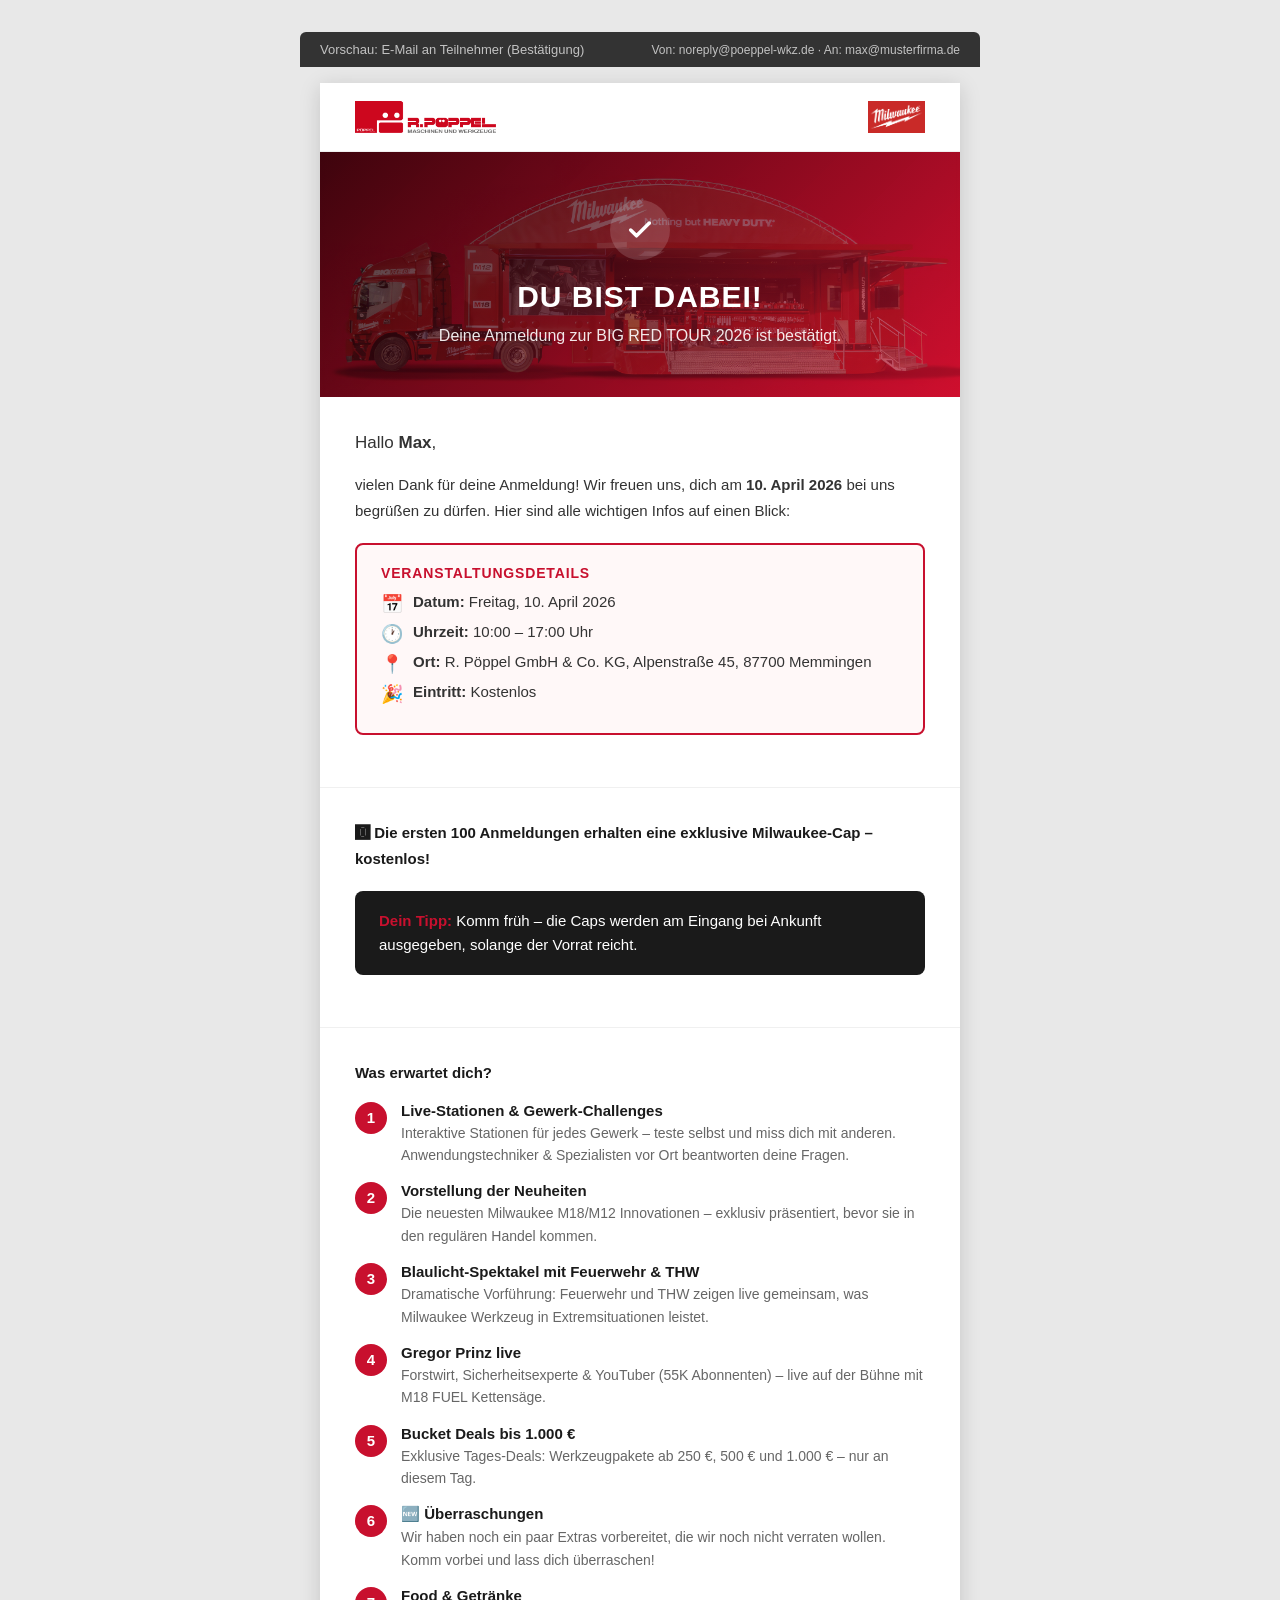
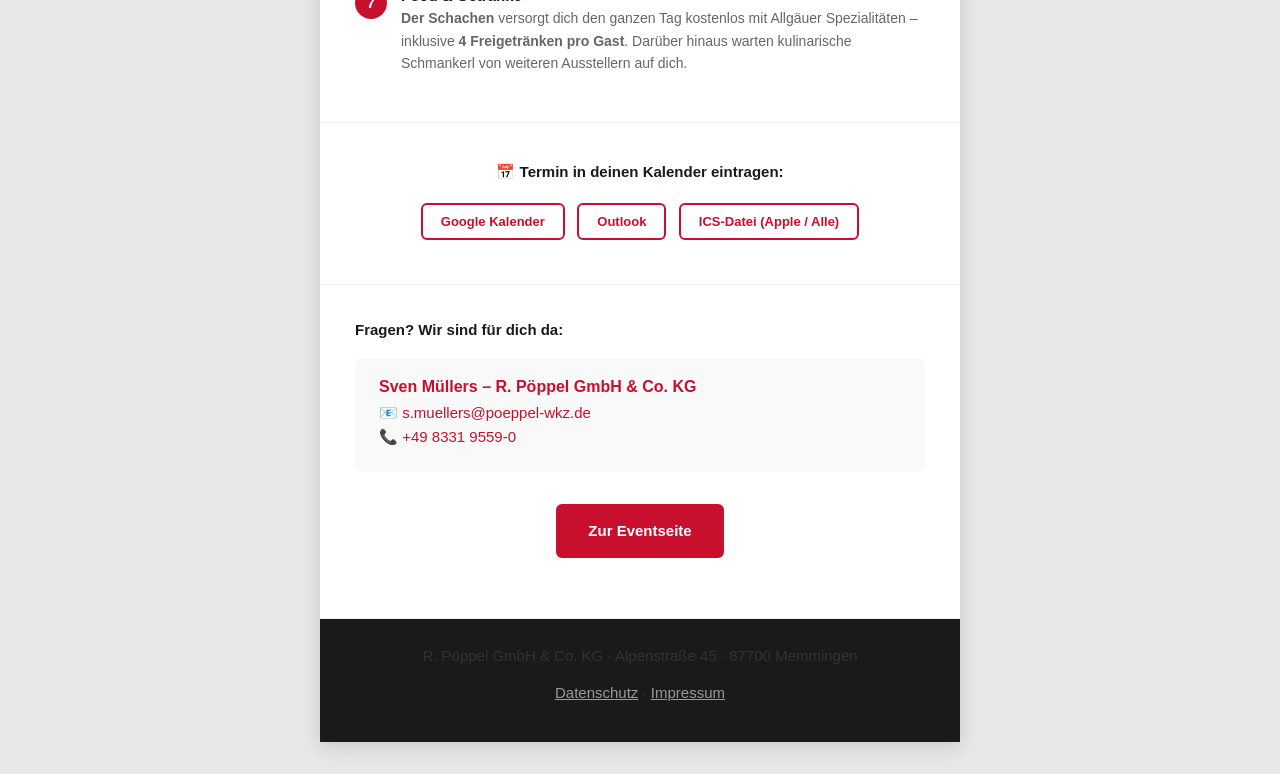
<file: email-templates/bestaetigung-kunde.html>
<!DOCTYPE html>
<html lang="de">
<head>
  <meta charset="UTF-8">
  <meta name="viewport" content="width=device-width, initial-scale=1.0">
  <title>Vorschau: Bestätigungs-E-Mail an Teilnehmer</title>
  <style>
    /* === Preview-Wrapper (nur im Browser, nicht in E-Mail) === */
    body { background: #e8e8e8; margin: 0; padding: 32px 16px; font-family: -apple-system, sans-serif; }
    .preview-bar { max-width: 640px; margin: 0 auto 16px auto; background: #333; color: #fff; border-radius: 6px 6px 0 0; padding: 10px 20px; font-size: 13px; display: flex; justify-content: space-between; align-items: center; }
    .preview-bar span { opacity: 0.7; }
    .preview-meta { font-size: 12px; }
    /* === E-Mail Inhalt === */
    .container { max-width: 640px; margin: 0 auto; background: #fff; box-shadow: 0 4px 20px rgba(0,0,0,0.15); }
    /* Logo-Bar */
    .logo-bar { background: #fff; padding: 18px 35px; display: flex; align-items: center; justify-content: space-between; border-bottom: 1px solid #f0f0f0; }
    .logo-bar img { height: 32px; width: auto; display: block; }
    /* Truck Header */
    .email-header {
      background: linear-gradient(135deg, rgba(0,0,0,0.72) 0%, rgba(200,16,46,0.68) 100%),
                  url('https://svenn8n-a11y.github.io/big-red-tour-2026/assets/images/truck_hd.png') center/cover no-repeat;
      color: #fff; padding: 48px 35px; text-align: center;
    }
    .email-header h1 { margin: 0 0 8px 0; font-size: 30px; font-weight: 800; letter-spacing: 1px; text-transform: uppercase; font-family: -apple-system, sans-serif; }
    .email-header p { margin: 0; font-size: 16px; opacity: 0.9; color: #fff; }
    .checkmark { width: 60px; height: 60px; background: rgba(255,255,255,0.15); border-radius: 50%; display: inline-flex; align-items: center; justify-content: center; margin-bottom: 20px; }
    .body-section { padding: 32px 35px; border-bottom: 1px solid #f0f0f0; }
    .body-section:last-of-type { border-bottom: none; }
    .greeting { font-size: 17px; margin-bottom: 14px; line-height: 1.7; }
    .event-box { background: #fff8f8; border: 2px solid #C8102E; border-radius: 8px; padding: 20px 24px; margin: 20px 0; }
    .event-box h3 { color: #C8102E; margin: 0 0 12px 0; font-size: 14px; text-transform: uppercase; letter-spacing: 0.06em; font-weight: 700; }
    .event-row { display: flex; align-items: flex-start; gap: 10px; margin-bottom: 8px; font-size: 15px; color: #333; }
    .event-icon { font-size: 18px; flex-shrink: 0; }
    .vip-box { background: linear-gradient(135deg, #C8102E 0%, #8B0000 100%); color: #fff; border-radius: 8px; padding: 16px 24px; margin: 16px 0; font-size: 15px; }
    .cap-box { background: #1a1a1a; color: #fff; border-radius: 8px; padding: 18px 24px; margin: 20px 0; font-size: 15px; line-height: 1.6; }
    .cap-box strong { color: #C8102E; }
    .steps { margin: 16px 0; }
    .step { display: flex; gap: 14px; margin-bottom: 16px; align-items: flex-start; }
    .step-num { background: #C8102E; color: #fff; width: 32px; height: 32px; min-width: 32px; min-height: 32px; border-radius: 50%; font-weight: 700; font-size: 15px; text-align: center; line-height: 32px; flex-shrink: 0; font-family: -apple-system, sans-serif; }
    .step-text { flex: 1; min-width: 0; }
    .step-text h4 { margin: 0 0 3px 0; font-size: 15px; color: #1a1a1a; font-family: -apple-system, sans-serif; }
    .step-text p { margin: 0; color: #666; font-size: 14px; line-height: 1.6; }
    .contact-box { background: #f9f9f9; border-radius: 8px; padding: 20px 24px; margin: 16px 0; }
    .contact-name { font-weight: 700; color: #C8102E; font-size: 16px; margin-bottom: 8px; }
    .contact-item { font-size: 15px; margin-bottom: 6px; }
    .contact-item a { color: #C8102E; text-decoration: none; font-weight: 500; }
    .cta-btn { display: inline-block; background: #C8102E; color: #fff; text-decoration: none; padding: 14px 32px; border-radius: 6px; font-weight: 700; font-size: 15px; margin: 16px 0; }
    .cal-box { text-align: center; padding: 4px 0 8px 0; }
    .cal-box p { font-weight: 600; color: #1a1a1a; margin-bottom: 14px; }
    .cal-btn { display: inline-block; border: 2px solid #C8102E; color: #C8102E; text-decoration: none; padding: 9px 18px; border-radius: 6px; font-weight: 600; font-size: 13px; margin: 4px 4px; font-family: -apple-system, sans-serif; }
    .cal-btn:hover { background: #C8102E; color: #fff; }
    .footer-bar { background: #1a1a1a; color: #888; padding: 24px 35px; text-align: center; font-size: 13px; line-height: 1.8; }
    .footer-bar a { color: #999; text-decoration: underline; }
    p { margin: 0 0 12px 0; line-height: 1.7; color: #333; font-size: 15px; }
  </style>
</head>
<body>

  <div class="preview-bar">
    <span>Vorschau: E-Mail an Teilnehmer (Bestätigung)</span>
    <span class="preview-meta">Von: noreply@poeppel-wkz.de · An: max@musterfirma.de</span>
  </div>

  <div class="container">

    <!-- Logo-Bar -->
    <div class="logo-bar">
      <img src="https://svenn8n-a11y.github.io/big-red-tour-2026/assets/images/logo_poeppel.png" alt="Pöppel">
      <img src="https://svenn8n-a11y.github.io/big-red-tour-2026/assets/images/Milwaukee-Symbol-500x281.png" alt="Milwaukee Tool" style="height:32px;width:auto;display:block;">
    </div>

    <div class="email-header">
      <div class="checkmark">
        <svg width="28" height="28" viewBox="0 0 24 24" fill="none" stroke="white" stroke-width="3" stroke-linecap="round" stroke-linejoin="round"><polyline points="20 6 9 17 4 12"/></svg>
      </div>
      <h1>Du bist dabei!</h1>
      <p>Deine Anmeldung zur BIG RED TOUR 2026 ist bestätigt.</p>
    </div>

    <div class="body-section">
      <p class="greeting">Hallo <strong>Max</strong>,</p>
      <p>vielen Dank für deine Anmeldung! Wir freuen uns, dich am <strong>10. April 2026</strong> bei uns begrüßen zu dürfen. Hier sind alle wichtigen Infos auf einen Blick:</p>

      <div class="event-box">
        <h3>Veranstaltungsdetails</h3>
        <div class="event-row">
          <span class="event-icon">&#128197;</span>
          <span><strong>Datum:</strong> Freitag, 10. April 2026</span>
        </div>
        <div class="event-row">
          <span class="event-icon">&#128336;</span>
          <span><strong>Uhrzeit:</strong> 10:00 – 17:00 Uhr</span>
        </div>
        <div class="event-row">
          <span class="event-icon">&#128205;</span>
          <span><strong>Ort:</strong> R. Pöppel GmbH & Co. KG, Alpenstraße 45, 87700 Memmingen</span>
        </div>
        <div class="event-row">
          <span class="event-icon">&#127881;</span>
          <span><strong>Eintritt:</strong> Kostenlos</span>
        </div>
      </div>

    </div>

    <div class="body-section">
      <p style="font-weight:600;color:#1a1a1a;margin-bottom:12px;">&#127358; Die ersten 100 Anmeldungen erhalten eine exklusive Milwaukee-Cap – kostenlos!</p>
      <div class="cap-box">
        <strong>Dein Tipp:</strong> Komm früh &ndash; die Caps werden am Eingang bei Ankunft ausgegeben, solange der Vorrat reicht.
      </div>
    </div>

    <div class="body-section">
      <p style="font-weight:600;color:#1a1a1a;margin-bottom:16px;">Was erwartet dich?</p>
      <div class="steps">
        <div class="step">
          <div class="step-num">1</div>
          <div class="step-text">
            <h4>Live-Stationen &amp; Gewerk-Challenges</h4>
            <p>Interaktive Stationen für jedes Gewerk – teste selbst und miss dich mit anderen. Anwendungstechniker &amp; Spezialisten vor Ort beantworten deine Fragen.</p>
          </div>
        </div>
        <div class="step">
          <div class="step-num">2</div>
          <div class="step-text">
            <h4>Vorstellung der Neuheiten</h4>
            <p>Die neuesten Milwaukee M18/M12 Innovationen – exklusiv präsentiert, bevor sie in den regulären Handel kommen.</p>
          </div>
        </div>
        <div class="step">
          <div class="step-num">3</div>
          <div class="step-text">
            <h4>Blaulicht-Spektakel mit Feuerwehr &amp; THW</h4>
            <p>Dramatische Vorführung: Feuerwehr und THW zeigen live gemeinsam, was Milwaukee Werkzeug in Extremsituationen leistet.</p>
          </div>
        </div>
        <div class="step">
          <div class="step-num">4</div>
          <div class="step-text">
            <h4>Gregor Prinz live</h4>
            <p>Forstwirt, Sicherheitsexperte &amp; YouTuber (55K Abonnenten) – live auf der Bühne mit M18 FUEL Kettensäge.</p>
          </div>
        </div>
        <div class="step">
          <div class="step-num">5</div>
          <div class="step-text">
            <h4>Bucket Deals bis 1.000 €</h4>
            <p>Exklusive Tages-Deals: Werkzeugpakete ab 250 €, 500 € und 1.000 € – nur an diesem Tag.</p>
          </div>
        </div>
        <div class="step">
          <div class="step-num">6</div>
          <div class="step-text">
            <h4>&#127381; Überraschungen</h4>
            <p>Wir haben noch ein paar Extras vorbereitet, die wir noch nicht verraten wollen. Komm vorbei und lass dich überraschen!</p>
          </div>
        </div>
        <div class="step">
          <div class="step-num">7</div>
          <div class="step-text">
            <h4>Food &amp; Getränke</h4>
            <p><strong>Der Schachen</strong> versorgt dich den ganzen Tag kostenlos mit Allgäuer Spezialitäten – inklusive <strong>4 Freigetränken pro Gast</strong>. Darüber hinaus warten kulinarische Schmankerl von weiteren Ausstellern auf dich.</p>
          </div>
        </div>
      </div>
    </div>

    <div class="body-section">
      <div class="cal-box">
        <p>&#128197; Termin in deinen Kalender eintragen:</p>
        <a href="https://calendar.google.com/calendar/render?action=TEMPLATE&text=Milwaukee+BIG+RED+TOUR+2026+%E2%80%93+P%C3%B6ppel+Memmingen&dates=20260410T080000Z%2F20260410T150000Z&details=Live-Demos%2C+Vorstellung+der+Neuheiten%2C+Blaulicht-Spektakel%2C+Gregor+Prinz+live%2C+Bucket+Deals+bis+1.000+%E2%82%AC&location=R.+P%C3%B6ppel+GmbH+%26+Co.+KG%2C+Alpenstra%C3%9Fe+45%2C+87700+Memmingen" target="_blank" class="cal-btn">Google Kalender</a>
        <a href="https://outlook.live.com/calendar/0/deeplink/compose?subject=Milwaukee+BIG+RED+TOUR+2026+%E2%80%93+P%C3%B6ppel+Memmingen&startdt=2026-04-10T10%3A00%3A00%2B02%3A00&enddt=2026-04-10T17%3A00%3A00%2B02%3A00&location=R.+P%C3%B6ppel+GmbH+%26+Co.+KG%2C+Alpenstra%C3%9Fe+45%2C+87700+Memmingen&body=Live-Demos%2C+Blaulicht-Spektakel+und+mehr." target="_blank" class="cal-btn">Outlook</a>
        <a href="https://svenn8n-a11y.github.io/big-red-tour-2026/assets/calendar/big-red-tour-2026.ics" class="cal-btn">ICS-Datei (Apple / Alle)</a>
      </div>
    </div>

    <div class="body-section">
      <p style="font-weight:600;color:#1a1a1a;margin-bottom:12px;">Fragen? Wir sind für dich da:</p>
      <div class="contact-box">
        <div class="contact-name">Sven Müllers – R. Pöppel GmbH & Co. KG</div>
        <div class="contact-item">&#128231; <a href="mailto:s.muellers@poeppel-wkz.de">s.muellers@poeppel-wkz.de</a></div>
        <div class="contact-item">&#128222; <a href="tel:+4983319559-0">+49 8331 9559-0</a></div>
      </div>
      <p style="text-align:center; margin-top:8px;">
        <a href="https://svenn8n-a11y.github.io/big-red-tour-2026/" class="cta-btn">Zur Eventseite</a>
      </p>
    </div>

    <div class="footer-bar">
      <p>R. Pöppel GmbH &amp; Co. KG &middot; Alpenstraße 45 &middot; 87700 Memmingen</p>
      <p><a href="https://svenn8n-a11y.github.io/big-red-tour-2026/datenschutz.html">Datenschutz</a> &middot; <a href="https://svenn8n-a11y.github.io/big-red-tour-2026/impressum.html">Impressum</a></p>
    </div>

  </div>

</body>
</html>
</file>
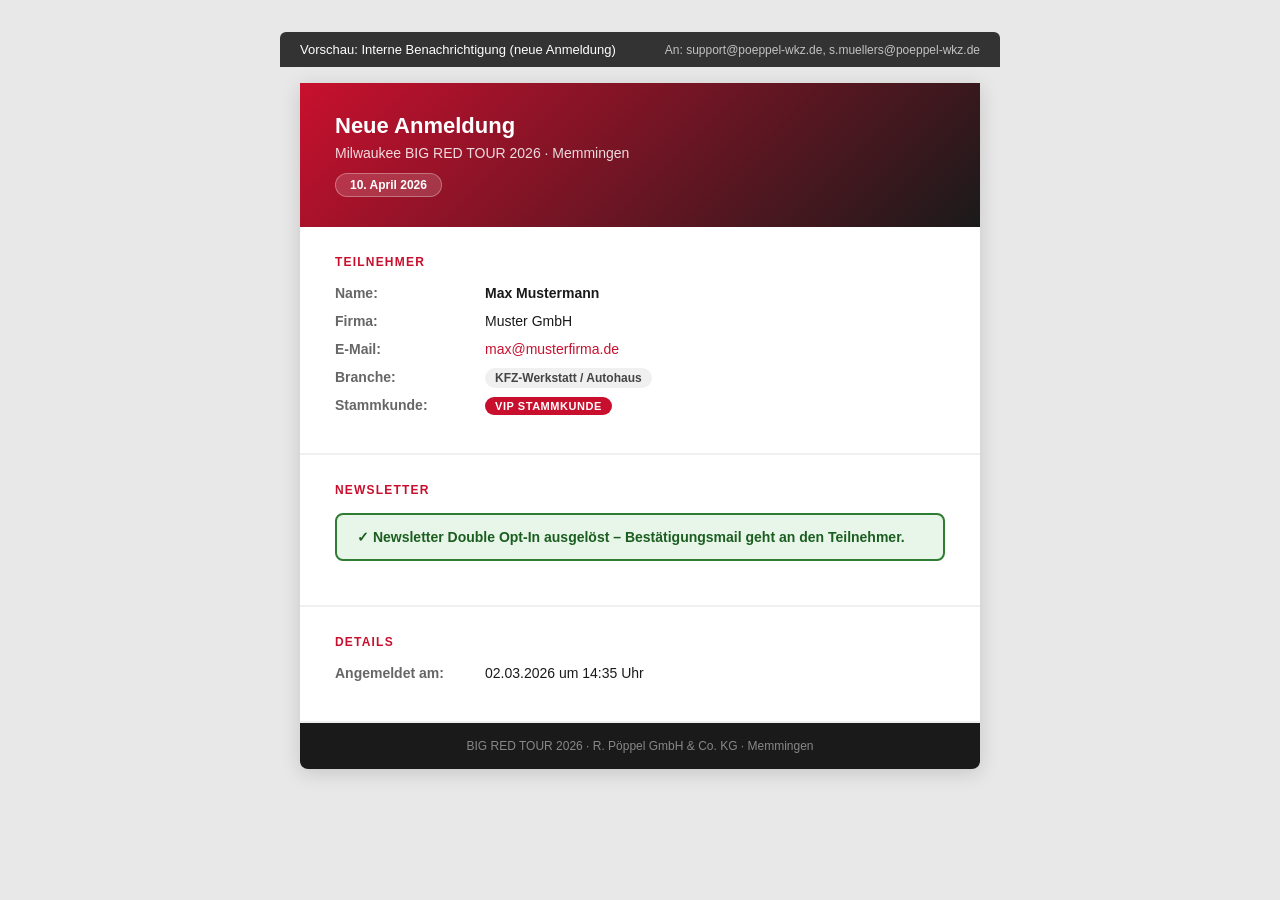
<file: email-templates/intern-benachrichtigung.html>
<!DOCTYPE html>
<html lang="de">
<head>
  <meta charset="UTF-8">
  <meta name="viewport" content="width=device-width, initial-scale=1.0">
  <title>Vorschau: Interne Benachrichtigung – Neue Anmeldung</title>
  <style>
    /* === Preview-Wrapper (nur im Browser) === */
    body { background: #e8e8e8; margin: 0; padding: 32px 16px; font-family: -apple-system, sans-serif; }
    .preview-bar { max-width: 680px; margin: 0 auto 16px auto; background: #333; color: #fff; border-radius: 6px 6px 0 0; padding: 10px 20px; font-size: 13px; display: flex; justify-content: space-between; align-items: center; }
    .preview-meta { font-size: 12px; opacity: 0.7; }
    /* === E-Mail === */
    .container { max-width: 680px; margin: 0 auto; background: #fff; border-radius: 0 0 8px 8px; overflow: hidden; box-shadow: 0 4px 20px rgba(0,0,0,0.15); }
    .email-header { background: linear-gradient(135deg, #C8102E, #1a1a1a); color: #fff; padding: 30px 35px; }
    .email-header h1 { margin: 0 0 6px 0; font-size: 22px; font-weight: 700; }
    .email-header p { margin: 0; opacity: 0.85; font-size: 14px; }
    .badge { display: inline-block; background: rgba(255,255,255,0.15); border: 1px solid rgba(255,255,255,0.3); border-radius: 20px; padding: 4px 14px; font-size: 12px; font-weight: 600; margin-top: 12px; }
    .section { padding: 28px 35px; border-bottom: 2px solid #f0f0f0; }
    .section:last-of-type { border-bottom: none; }
    .section-title { color: #C8102E; font-size: 12px; font-weight: 700; text-transform: uppercase; letter-spacing: 0.1em; margin: 0 0 16px 0; }
    .info-row { display: flex; margin-bottom: 12px; }
    .info-label { font-weight: 600; min-width: 150px; color: #666; font-size: 14px; flex-shrink: 0; }
    .info-value { color: #1a1a1a; font-size: 14px; }
    .info-value a { color: #C8102E; text-decoration: none; }
    .vip-badge { background: #C8102E; color: #fff; padding: 3px 10px; border-radius: 12px; font-size: 11px; font-weight: 700; text-transform: uppercase; letter-spacing: 0.05em; }
    .branche-badge { background: #f0f0f0; color: #444; padding: 3px 10px; border-radius: 12px; font-size: 12px; font-weight: 600; }
    .newsletter-ja { background: #e8f5e9; border: 2px solid #2e7d32; border-radius: 8px; padding: 14px 20px; margin: 16px 0; color: #1b5e20; font-weight: 700; font-size: 14px; }
    .newsletter-nein { background: #f5f5f5; border: 2px solid #bbb; border-radius: 8px; padding: 14px 20px; margin: 16px 0; color: #666; font-weight: 600; font-size: 14px; }
    .footer-bar { background: #1a1a1a; color: #888; padding: 16px 35px; text-align: center; font-size: 12px; }
  </style>
</head>
<body>

  <div class="preview-bar">
    <span>Vorschau: Interne Benachrichtigung (neue Anmeldung)</span>
    <span class="preview-meta">An: support@poeppel-wkz.de, s.muellers@poeppel-wkz.de</span>
  </div>

  <div class="container">

    <div class="email-header">
      <h1>Neue Anmeldung</h1>
      <p>Milwaukee BIG RED TOUR 2026 &middot; Memmingen</p>
      <div class="badge">10. April 2026</div>
    </div>

    <div class="section">
      <div class="section-title">Teilnehmer</div>
      <div class="info-row">
        <div class="info-label">Name:</div>
        <div class="info-value"><strong>Max Mustermann</strong></div>
      </div>
      <div class="info-row">
        <div class="info-label">Firma:</div>
        <div class="info-value">Muster GmbH</div>
      </div>
      <div class="info-row">
        <div class="info-label">E-Mail:</div>
        <div class="info-value"><a href="mailto:max@musterfirma.de">max@musterfirma.de</a></div>
      </div>
      <div class="info-row">
        <div class="info-label">Branche:</div>
        <div class="info-value"><span class="branche-badge">KFZ-Werkstatt / Autohaus</span></div>
      </div>
      <div class="info-row">
        <div class="info-label">Stammkunde:</div>
        <div class="info-value"><span class="vip-badge">VIP Stammkunde</span></div>
      </div>
    </div>

    <div class="section">
      <div class="section-title">Newsletter</div>
      <div class="newsletter-ja">&#10003; Newsletter Double Opt-In ausgelöst – Bestätigungsmail geht an den Teilnehmer.</div>
      <!-- Variante ohne Newsletter:
      <div class="newsletter-nein">— Kein Newsletter gewünscht.</div>
      -->
    </div>

    <div class="section">
      <div class="section-title">Details</div>
      <div class="info-row">
        <div class="info-label">Angemeldet am:</div>
        <div class="info-value">02.03.2026 um 14:35 Uhr</div>
      </div>
    </div>

    <div class="footer-bar">
      BIG RED TOUR 2026 &middot; R. P&ouml;ppel GmbH &amp; Co. KG &middot; Memmingen
    </div>

  </div>

</body>
</html>
</file>
